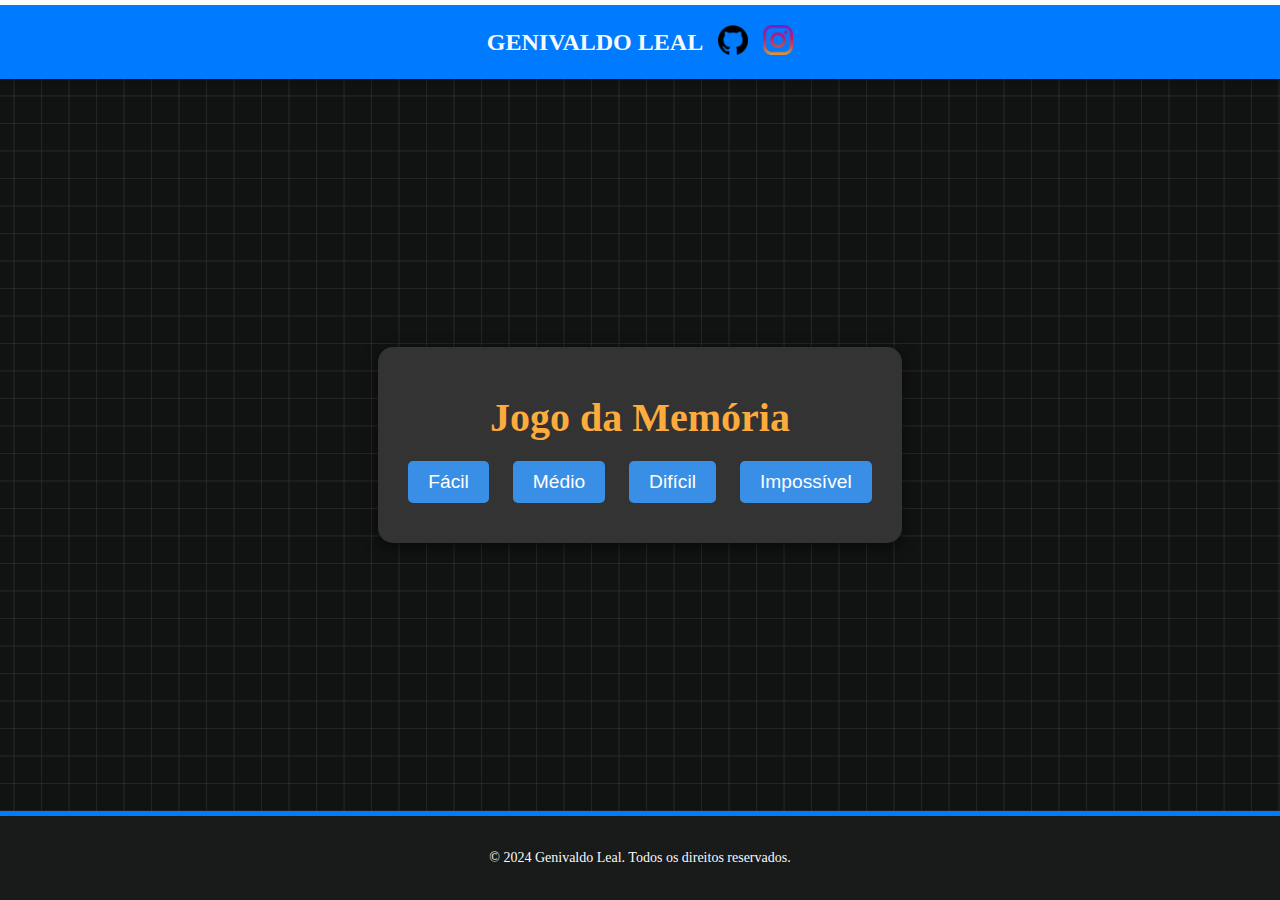
<file: assets/index.html>
<!DOCTYPE html>
<html lang="pt-BR">
<head>
    <meta charset="UTF-8">
    <meta name="viewport" content="width=device-width, initial-scale=1.0">
    <title>Jogo da Memória</title>
    <link rel="stylesheet" href="styles.css">
</head>
<body>
    <header class="header">
        <div class="header-content">
            <h1>GENIVALDO LEAL</h1>
            <div class="social-icons">
                <a href="https://github.com/SoFortune" target="_blank">
                    <img src="assets/img/logotipo-do-github.png" alt="GitHub" class="social-icon">
                </a>
                <a href="https://instagram.com/geni_slj" target="_blank">
                    <img src="assets/img/instagram.png" alt="Instagram" class="social-icon">
                </a>
            </div>
        </div>
    </header>
    <div class="overlay">
        <div class="game-container">
            <h1>Jogo da Memória</h1>
            <div class="level-selection">
                <button class="level-button" data-level="easy" title="4x4 - Um jogo básico para iniciantes">Fácil</button>
                <button class="level-button" data-level="medium" title="6x6 - Um desafio moderado">Médio</button>
                <button class="level-button" data-level="hard" title="8x8 - Um grande desafio">Difícil</button>
                <button class="level-button" data-level="insane" title="8x8 - Acertos resetam se você errar!">Impossível</button>
            </div>
            <div class="game-board" id="gameBoard"></div>
        </div>
    </div>
    <footer class="footer">
        <p>© 2024 Genivaldo Leal. Todos os direitos reservados.</p>
    </footer>
    <script src="script.js"></script>
</body>
</html>
</file>
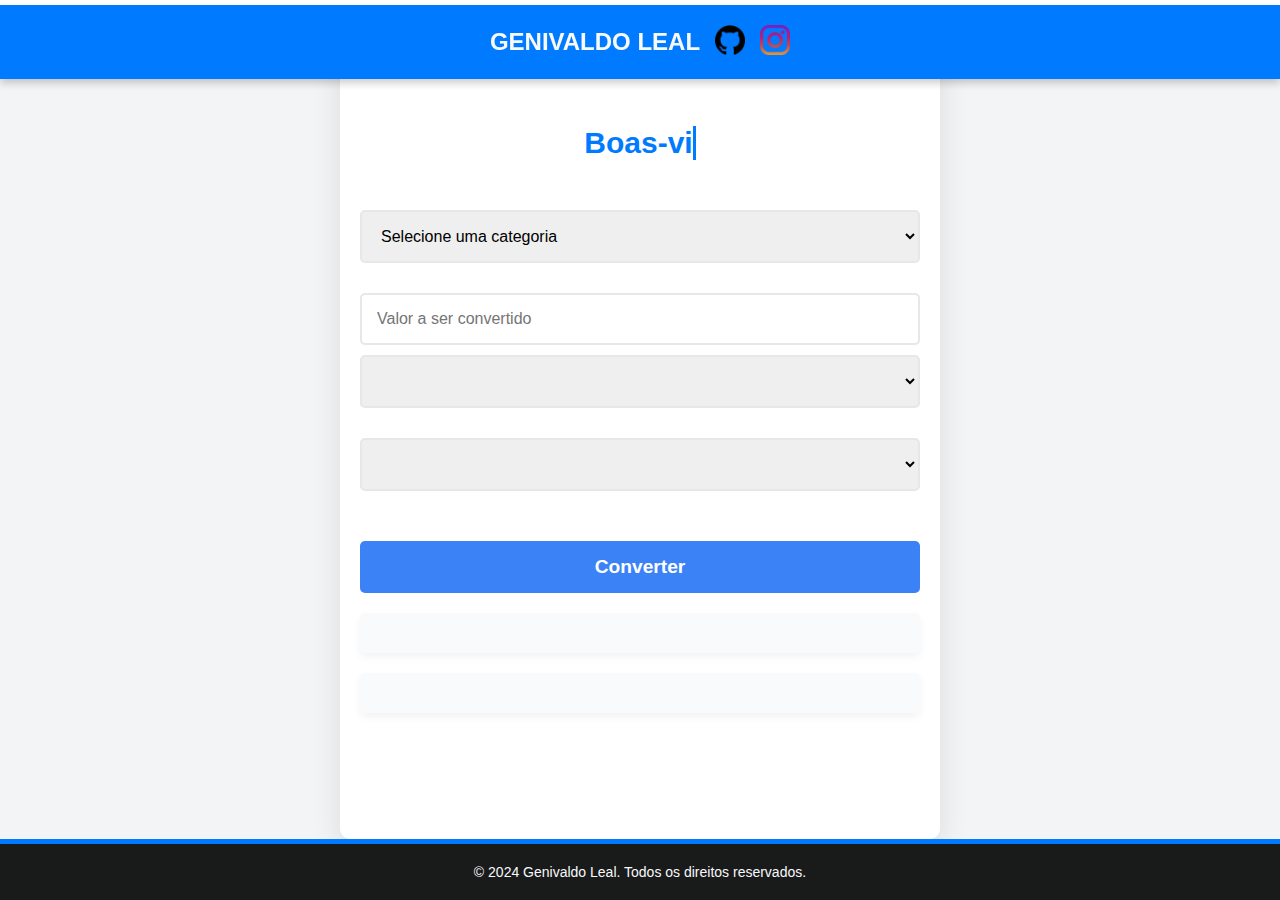
<file: assets/conversor-universal/index.html>
<!DOCTYPE html>
<html lang="pt-BR">
<head>
    <meta charset="UTF-8">
    <meta name="viewport" content="width=device-width, initial-scale=1.0">
    <title>Conversor de Unidades</title>
    <link rel="stylesheet" href="style.css">
</head>
<body>
    <header class="header">
        <div class="header-content">
            <h1>GENIVALDO LEAL</h1>
            <div class="social-icons">
                <a href="https://github.com/SoFortune" target="_blank">
                    <img src="assets/icons/logotipo-do-github.png" alt="GitHub" class="social-icon">
                </a>
                <a href="https://instagram.com/geni_slj" target="_blank">
                    <img src="assets/icons/instagram.png" alt="Instagram" class="social-icon">
                </a>
            </div>
        </div>
    </header>

    <div class="container">
        <h1 id="welcome-text"></h1>

        <div id="conversion-area" class="hidden">
            <div class="input-group">
                <select id="category">
                    <option value="" disabled selected>Selecione uma categoria</option>
                    <option value="length">Medidas de comprimento</option>
                    <option value="capacity">Medidas de capacidade</option>
                    <option value="mass">Medidas de massa</option>
                    <option value="surface">Medidas de superfície</option>
                    <option value="volume">Medidas de volume</option>
                    <option value="time">Medidas de tempo</option>
                    <option value="agricultural">Medidas agrárias</option>
                </select>
            </div>

            <div class="input-group">
                <input type="number" id="input-value" placeholder="Valor a ser convertido">
                <select id="from-unit">
                </select>
            </div>
            
            <div class="input-group">
                <select id="to-unit">
                </select>
            </div>

            <button id="convert-btn">Converter</button>

            <div id="calculation-steps" class="hidden">
                <!-- Passos do cálculo exibidos aqui -->
            </div>

            <div id="conversion-result" class="hidden">
                <!-- Resultado da conversão exibido aqui -->
            </div>
        </div>
    </div>

    <footer class="footer">
      <p>&copy; 2024 Genivaldo Leal. Todos os direitos reservados.</p>
  </footer>
  

    <script src="script.js"></script>
</body>
</html>
</file>
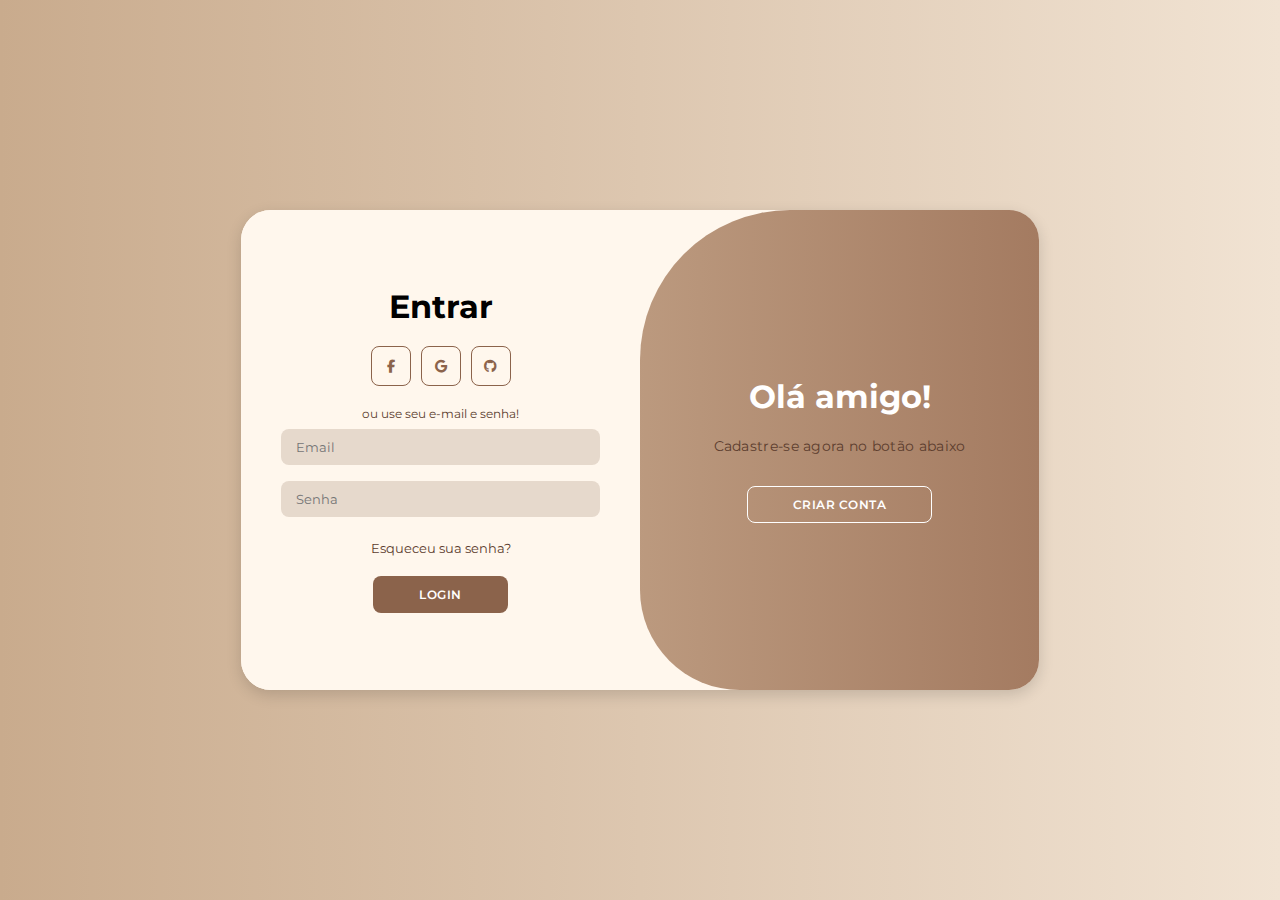
<file: assets/meulogin/index.html>
<!DOCTYPE html>
<html lang="pt-br">
<head>
    <!-- Metadados e links de estilo -->
    <meta charset="UTF-8">
    <meta name="viewport" content="width=device-width, initial-scale=1.0">
    <link rel="stylesheet" href="https://cdnjs.cloudflare.com/ajax/libs/font-awesome/6.5.1/css/all.min.css">
    <link rel="stylesheet" href="style.css">
    <title>Página de login animada</title>
</head>
<body>

    <!-- Formulário de criar conta -->
    <div class="container" id="container">
        <div class="form-container sign-up">
            <form >
                <h1>Criar conta</h1>
                <div class="social-icons">
                    <a href="#" class="social"><i class="fab fa-facebook-f"></i></a>
                    <a href="#" class="social"><i class="fa-brands fa-google"></i></a>
                    <a href="#" class="social"><i class="fa-brands fa-github"></i></a>
                </div>
                <span>ou use seu e-mail para registro</span>
                <input type="text" placeholder="Nome e Sobrenome" />
                <input type="email" placeholder="Email" />
                <input type="password" placeholder="Senha" />
                <button>Login</button>
            </form>
        </div>
        
        <!-- Formulário de criar conta -->
        <div class="form-container sign-in">
            <form>
                <h1>Entrar</h1>
                <div class="social-icons">
                    <a href="#" class="social"><i class="fab fa-facebook-f"></i></a>
                    <a href="#" class="social"><i class="fa-brands fa-google"></i></a>
                    <a href="#" class="social"><i class="fa-brands fa-github"></i></a>
                </div>
                <span>ou use seu e-mail e senha!</span>
                <input type="email" placeholder="Email" />
                <input type="password" placeholder="Senha" />
                <a href="#">Esqueceu sua senha?</a>
                <button>Login</button>
            </form>
        </div>

        <!-- Botões para trocar entre os formulários -->
        <div class="toggle-container">
            <div class="toggle">
                <div class="toggle-panel toggle-left">
                    <h1>Ja tem conta no nosso site?</h1>
                    <p>Aperte o botão abaixo e insira seus dados!</p>
                    <button class="hidden" id="login">Login</button>
                </div>
                <div class="toggle-panel toggle-right">
                    <h1>Olá amigo!</h1>
                    <p>Cadastre-se agora no botão abaixo</p>
                    <button class="hidden" id="register">Criar conta</button>
                </div>
            </div>
        </div>
    </div>

    <script src="script.js"></script>
</body>
</html>
</file>
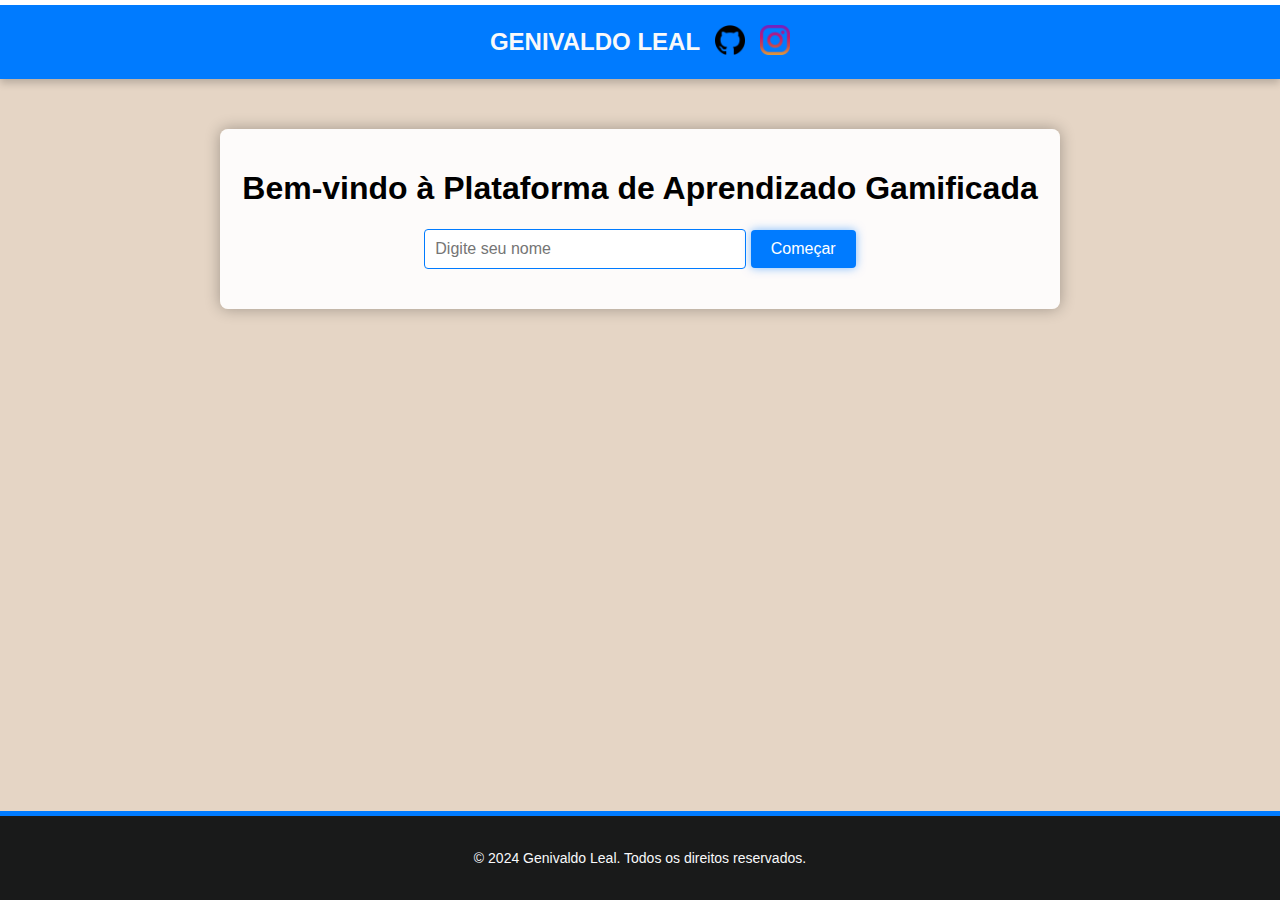
<file: assets/plataforma-de-apredizagem/index.html>
<!DOCTYPE html>
<html lang="en">
<head>
  <meta charset="UTF-8">
  <meta name="viewport" content="width=device-width, initial-scale=1.0">
  <title>Plataforma de Aprendizado Gamificada</title>
  <link rel="stylesheet" href="styles.css">
</head>
<body>
  <header class="header">
    <div class="header-content">
      <h1>GENIVALDO LEAL</h1>
      <div class="social-icons">
        <a href="https://github.com/SoFortune" target="_blank">
          <img src="icons/logotipo-do-github.png" alt="GitHub" class="social-icon">
        </a>
        <a href="https://instagram.com/geni_slj" target="_blank">
          <img src="icons/instagram.png" alt="Instagram" class="social-icon">
        </a>
      </div>
    </div>
  </header>

  <div class="container" id="usernameContainer">
    <h1>Bem-vindo à Plataforma de Aprendizado Gamificada</h1>
    <input type="text" id="usernameInput" placeholder="Digite seu nome" required>
    <button id="startButton">Começar</button>
  </div>

  <div class="container" id="mainContainer" style="display:none;">
    <header>
      <h1>Plataforma de Aprendizado Gamificada</h1>
      <div class="user-info">
        <span id="username">Usuário:</span>
        <span id="points">Pontos: 0</span>
        <span id="level">Nível: 1</span>
      </div>
    </header>

    <main>
      <section class="courses">
        <h2>Cursos</h2>
        <div id="courseList">
          
        </div>
      </section>

      <section class="quizzes">
        <h2>Complete o Quiz para Ganhar Pontos</h2>
        <div class="quiz-container" id="quizContainer">
         
        </div>
        <div class="quiz-progress">
          <div class="progress-bar-container">
            <div class="progress-bar" id="progressBar"></div>
          </div>
          <div class="progress-text" id="progressText">0%</div>
        </div>
      </section>
    </main>
  </div>
  <div id="neon-trail"></div>
  <footer class="footer">
    <p>&copy; 2024 Genivaldo Leal. Todos os direitos reservados.</p>
  </footer>
  
  
  <script src="script.js"></script>
</body>
</html>
</file>
<file: assets/styles.css>
/* Estilos gerais do corpo */
body {
  margin: 0;
  padding: 0;
  width: 100%;
  height: 100vh;
  --color: rgba(114, 114, 114, 0.3);
  background-color: #191a1a;
  background-image: linear-gradient(0deg, transparent 24%, var(--color) 25%, var(--color) 26%, transparent 27%, transparent 74%, var(--color) 75%, var(--color) 76%, transparent 77%, transparent),
      linear-gradient(90deg, transparent 24%, var(--color) 25%, var(--color) 26%, transparent 27%, transparent 74%, var(--color) 75%, var(--color) 76%, transparent 77%, transparent);
  background-size: 55px 55px;
  display: flex;
  flex-direction: column;
  justify-content: space-between;
}

.overlay {
  width: 100%;
  height: 100%;
  background-color: rgba(0, 0, 0, 0.3); /* Fundo escuro transparente */
  display: flex;
  justify-content: center;
  align-items: center;
}

.game-container {
  background-color: #333;
  padding: 20px;
  border-radius: 15px;
  text-align: center;
  box-shadow: 0 4px 15px rgba(0, 0, 0, 0.5);
}

h1 {
  margin-bottom: 20px;
  font-size: 2.5rem;
  color: #feab3d;
}

.level-selection {
  margin-bottom: 20px;
}

.level-button {
  background-color: #398fe6;
  color: #fff;
  border: none;
  border-radius: 5px;
  padding: 10px 20px;
  margin: 0 10px;
  cursor: pointer;
  font-size: 1.2rem;
  transition: background-color 0.3s;
}

.level-button:hover {
  background-color: #d58c33;
}

.game-board {
  display: grid;
  justify-content: center;
  gap: 5px; /* Ajusta o espaçamento entre as cartas */
}

.card {
  width: 50px; /* Largura das cartas */
  height: 50px; 
  background-color: #1a1919;
  border-radius: 10px;
  display: flex;
  justify-content: center;
  align-items: center;
  font-size: 2rem; 
  color: transparent;
  cursor: pointer;
  user-select: none;
  transition: background-color 0.3s ease, color 0.3s ease;
}

.card.flipped {
  background-color: #feab3d;
  color: #fff; 
}

.card.flipped .card-inner {
  transform: rotateY(0deg); 
}

.card-inner {
  transform: rotateY(180deg); 
  backface-visibility: hidden; 
}

.card.matched {
  background-color: #4caf50;
  cursor: default;
}

.header {
  background-color: #007bff;
  padding: 20px 0;
  border-top: 5px solid #ffffff; 
  color: white;
  display: flex;
  justify-content: center;
  align-items: center; 
  box-shadow: 0 4px 8px rgba(0, 0, 0, 0.2);
}

.header-content {
  display: flex;
  align-items: center;
  gap: 15px; 
}

.header h1 {
  font-size: 24px;
  margin: 0;
  font-weight: bold;
  color: #f8f9fa;
}

.social-icons {
  display: flex;
  gap: 15px;
}

.social-icon {
  width: 30px;
  height: 30px;
  transition: transform 0.3s ease;
}

.social-icon:hover {
  transform: scale(1.2);
}

/* Estilo do rodapé */
.footer {
  background-color: #191a1a;
  color: #f8f9fa; 
  text-align: center; 
  padding: 20px 0;
  border-top: 5px solid #007bff;
  font-size: 14px;
  width: 100%;
}
</file>
<file: assets/conversor-universal/style.css>
* {
  margin: 0;
  padding: 0;
  box-sizing: border-box;
  font-family: 'Poppins', sans-serif;
}

body {
  background-color: #f3f4f6;
  color: #333;
  display: flex;
  flex-direction: column;
  min-height: 100vh; 
  margin: 0;
  padding: 0;
  font-size: 16px;
}


.header {
  background-color: #007bff;
  padding: 20px 0;
  border-top: 5px solid #ffffff;
  color: white;
  display: flex;
  justify-content: center; 
  align-items: center;
  box-shadow: 0 4px 8px rgba(0, 0, 0, 0.2);
  width: 100%;
  position: fixed;
  top: 0;
  z-index: 1000;
}

.header-content {
  display: flex;
  align-items: center;
  justify-content: center;
  position: relative;
  max-width: 1200px;
}

.header h1 {
  font-size: 24px;
  margin: 0;
  font-weight: bold;
  color: #f8f9fa;
  margin-right: 15px; 
}

.social-icons {
  display: flex;
  gap: 15px;
}

.social-icon {
  width: 30px;
  height: 30px;
  transition: transform 0.3s ease;
}

.social-icon:hover {
  transform: scale(1.2);
}


.header-spacing {
  height: 100px; 
}

.container {
  display: flex;
  flex-direction: column;
  align-items: center;
  justify-content: center;
  width: 600px;
  padding: 40px 20px;
  background-color: #ffffff;
  box-shadow: 0 10px 30px rgba(0, 0, 0, 0.1);
  border-radius: 10px;
  text-align: center;
  margin: auto;
  flex-grow: 1; 
}

#welcome-text {
  font-size: 30px;
  margin-bottom: 30px;
  color: #007bff;
  text-align: center;
  white-space: nowrap;
  overflow: hidden;
  border-right: 3px solid;
  animation: typing 3s steps(40, end), blink 0.75s step-end infinite;
}

#conversion-area {
  margin-top: 20px;
  width: 100%;
  display: flex;
  flex-direction: column;
  align-items: center;
}

.input-group {
  width: 100%;
  margin-bottom: 20px;
  display: flex;
  flex-direction: column;
}

input, select {
  width: 100%;
  padding: 15px;
  margin-bottom: 10px;
  font-size: 1em;
  border-radius: 5px;
  border: 2px solid #e5e7eb;
  transition: border-color 0.3s ease;
}

input:focus, select:focus {
  border-color: #3b82f6;
  outline: none;
}

button {
  padding: 15px 25px;
  background-color: #3b82f6;
  color: white;
  font-size: 1.2em;
  font-weight: 600;
  border: none;
  border-radius: 5px;
  cursor: pointer;
  transition: background-color 0.3s ease;
  width: 100%;
  margin-top: 20px;
}

button:hover {
  background-color: #2563eb;
}

#calculation-steps, #conversion-result {
  width: 100%;
  background-color: #f9fafb;
  padding: 20px;
  border-radius: 5px;
  box-shadow: 0 4px 8px rgba(0, 0, 0, 0.05);
  margin-top: 20px;
}

#calculation-steps p {
  margin-bottom: 10px;
  color: #6b7280;
  font-size: 0.95em;
}

#conversion-result {
  font-size: 1.5em;
  font-weight: 700;
  color: #10b981;
  text-align: center;
}

/* Estilo do rodapé */
.footer {
  background-color: #191a1a;
  color: #f8f9fa;
  text-align: center;
  padding: 20px 0;
  border-top: 5px solid #007bff;
  font-size: 14px;
  width: 100%;
  position: relative;
  bottom: 0;
  margin-top: auto;
  display: flex;
  align-items: center;
  justify-content: center;
}

.footer .toggle-cont {
  position: absolute;
  left: 20px; 
}

.footer p {
  margin-left: auto;
  margin-right: auto;
}
</file>
<file: assets/plataforma-de-apredizagem/styles.css>
body {
  font-family: Arial, sans-serif;
  margin: 0;
  padding: 0;
  width: 100%;
  height: 100vh;
  background-color: #e5d5c5;
  background-size: 55px 55px;
  --color: rgba(114, 114, 114, 0.3);
  overflow-y: auto;
  
}

.container {
  background: rgba(255, 255, 255, 0.9);
  padding: 20px;
  border-radius: 8px;
  box-shadow: 0 0 15px rgba(0, 0, 0, 0.3);
  width: 100%;
  max-width: 800px;
  margin: 20px auto;
  position: relative;
  z-index: 1;
}

header h1 {
  margin: 0;
  color: #000000;
}

.user-info span {
  margin-left: 20px;
  color: #007bff;
}

button {
  padding: 10px;
  background-color: #007bff;
  color: white;
  border: none;
  border-radius: 4px;
  cursor: pointer;
  box-shadow: 0 0 10px rgba(0, 123, 255, 0.5);
  transition: background-color 0.3s ease, box-shadow 0.3s ease;
}

button:hover {
  background-color: #0056b3;
  box-shadow: 0 0 15px rgba(0, 123, 255, 0.8);
}

#usernameContainer {
  text-align: center;
  margin-top: 50px;
}

#usernameInput {
  padding: 10px;
  font-size: 16px;
  margin-bottom: 20px;
  width: 80%;
  max-width: 300px;
  border: 1px solid #007bff;
  border-radius: 4px;
}

#startButton {
  padding: 10px 20px;
  font-size: 16px;
  background-color: #007bff;
  color: white;
  border: none;
  border-radius: 4px;
  cursor: pointer;
  transition: background-color 0.3s ease, box-shadow 0.3s ease;
  box-shadow: 0 0 10px rgba(0, 123, 255, 0.5);
}

#startButton:hover {
  background-color: #0056b3;
  box-shadow: 0 0 15px rgba(0, 123, 255, 0.8);
}

.quiz-container {
  display: flex;
  flex-direction: column;
  gap: 20px;
}

.quiz-question-card {
  background: rgba(255, 255, 255, 0.9);
  padding: 20px;
  border-radius: 8px;
  box-shadow: 0 0 15px rgba(0, 0, 0, 0.3);
  transition: transform 0.3s ease, box-shadow 0.3s ease;
}

.quiz-question-card:hover {
  transform: translateY(-5px);
  box-shadow: 0 0 20px rgba(0, 0, 0, 0.5);
}

.quiz-question p {
  color: #333;
  font-weight: bold;
  font-size: 18px;
  margin-bottom: 10px;
}

.quiz-question label {
  display: block;
  margin-bottom: 10px;
  padding: 10px;
  border-radius: 4px;
  background-color: #f0f0f0;
  transition: background-color 0.3s ease, transform 0.3s ease;
  cursor: pointer;
}

.quiz-question label:hover {
  background-color: #007bff;
  color: white;
  transform: scale(1.05);
}

.quiz-question input[type="radio"] {
  margin-right: 10px;
}

.quiz-progress {
  margin-top: 20px;
  display: flex;
  justify-content: space-between;
  align-items: center;
}

.progress-bar-container {
  background-color: #ddd;
  border-radius: 5px;
  overflow: hidden;
  width: 100%;
  height: 10px;
  margin-right: 10px;
}

.progress-bar {
  background-color: #007bff;
  height: 100%;
  width: 0;
  transition: width 0.3s ease;
}

.progress-text {
  font-weight: bold;
  color: #333;
}


/* Estilo para a resposta correta */
.correct-answer {
  background-color: #28a745 !important;
  color: white;
}

/* Estilo para a resposta errada */
.wrong-answer {
  background-color: #dc3545 !important;
  color: white;
}

.quiz-question label {
  transition: background-color 0.3s ease, color 0.3s ease;
}


html, body {
  height: 100%;
  margin: 0;
  display: flex;
  flex-direction: column;
}


/* Estilo do cabeçalho */
.header {
  background-color: #007bff;
  padding: 20px 0;
  border-top: 5px solid #ffffff; 
  color: white;
  display: flex;
  justify-content: center;
  align-items: center; 
  box-shadow: 0 4px 8px rgba(0, 0, 0, 0.2);
}

.header-content {
  display: flex;
  align-items: center;
  gap: 15px; 
}

.header h1 {
  font-size: 24px;
  margin: 0;
  font-weight: bold;
  color: #f8f9fa;
}

.social-icons {
  display: flex;
  gap: 15px;
}

.social-icon {
  width: 30px;
  height: 30px;
  transition: transform 0.3s ease;
}

.social-icon:hover {
  transform: scale(1.2);
}

/* Estilo do rodapé */
.footer {
  background-color: #191a1a;
  color: #f8f9fa; 
  text-align: center; 
  padding: 20px 0;
  border-top: 5px solid #007bff;
  font-size: 14px;
  width: 100%;
  position: relative;
  bottom: 0;
  margin-top: auto;
}
</file>
<file: assets/meulogin/style.css>
/* Importa a fonte Montserrat do Google */
@import url('https://fonts.googleapis.com/css2?family=Montserrat:ital,wght@0,100..900;1,100..900&display=swap');

/* Reseta tudo e define a fonte */
* {
    margin: 0;
    padding: 0;
    box-sizing: border-box;
    font-family: 'Montserrat', sans-serif;
}

/* Configura o body com um background bonito e centraliza tudo */
body {
    background-color: #e5d5c5; 
    background: linear-gradient(to left, #f1e3d3, #c9ab8d);
    display: flex;
    align-items: center;
    justify-content: center;
    flex-direction: column;
    height: 100vh;
}

/* Configura o container com um fundo branco e border-radius */
.container {
    background-color: #fff7ed; 
    border-radius: 30px;
    box-shadow: 0 5px 15px rgba(0, 0, 0, 0.15);
    position: relative;
    overflow: hidden;
    width: 798px;
    max-width: 100%;
    min-height: 480px;
}

.container p {
    font-size: 14px;
    line-height: 20px;
    letter-spacing: 0.3px;
    margin: 20px 0;
    color: #5c3d2e; 
}

.container span {
    font-size: 12px;
    color: #5c3d2e; 
}

.container a {
    color: #5c3d2e; 
    font-size: 13px;
    text-decoration: none;
    margin: 15px 0 10px;
}

.container button {
    background-color: #8b634b; 
    color: #fff;
    font-size: 12px;
    padding: 10px 45px;
    border: 1px solid transparent;
    border-radius: 8px;
    font-weight: 600;
    letter-spacing: 0.5px;
    text-transform: uppercase;
    margin-top: 10px;
    cursor: pointer;
}

.container button.hidden {
    background-color: transparent;
    border-color: #fff;
}

.container form {
    background-color: #fff7ed; 
    display: flex;
    align-items: center;
    justify-content: center;
    flex-direction: column;
    padding: 0 40px;
    height: 100%;
}

.container input {
    background-color: #e6d9cc; 
    border: none;
    margin: 8px 0;
    padding: 10px 15px;
    font-size: 13px;
    border-radius: 8px;
    width: 100%;
    outline: none;
}

.form-container {
    position: absolute;
    top: 0;
    height: 100%;
    transition: all 0.6s ease-in-out;
}

.sign-in {
    left: 0;
    width: 50%;
    z-index: 2;
}

.container.active .sign-in {
    transform: translateX(100%);
}

.sign-up {
    left: 0;
    width: 50%;
    opacity: 0;
    z-index: 1;
}

.container.active .sign-up {
    transform: translateX(100%);
    opacity: 1;
    z-index: 5;
    animation: move 0.6s;
}


@keyframes move {
    0%, 49.99% {
        opacity: 0;
        z-index: 1;
    }
    50%, 100% {
        opacity: 1;
        z-index: 5;
    }
}

.social-icons {
    margin: 20px 0;
}

.social-icons a {
    border: 1px solid #8b634b; 
    border-radius: 20%;
    display: inline-flex;
    justify-content: center;
    align-items: center;
    margin: 0 3px;
    width: 40px;
    height: 40px;
    color: #8b634b; 
}

.toggle-container {
    position: absolute;
    top: 0;
    left: 50%;
    width: 50%;
    height: 100%;
    overflow: hidden;
    transition: all 0.6s ease-in-out;
    border-radius: 150px 0 0 100px;
    z-index: 1000;
}

.container.active .toggle-container {
    transform: translateX(-100%);
    border-radius: 0 150px 100px 0;
}

.toggle {
    background-color: #c9ab8d; 
    height: 100%;
    background: linear-gradient(to right, #d3b89c, #a47b61);
    color: #fff;
    position: relative;
    left: -100%;
    height: 100%;
    width: 200%;
    transform: translateX(0);
    transition: all 0.6s ease-in-out;
}

.container.active .toggle {
    transform: translateX(50%);
}

.toggle-panel {
    position: absolute;
    width: 50%;
    height: 100%;
    display: flex;
    align-items: center;
    justify-content: center;
    flex-direction: column;
    padding: 0 30px;
    text-align: center;
    top: 0;
    transform: translateX(0);
    transition: all 0.6s ease-in-out;
}

.toggle-left {
    transform: translateX(-200%);
}

.container.active .toggle-left {
    transform: translateX(0);
}

.toggle-right {
    right: 0;
    transform: translateX(0);
}

.container.active .toggle-right {
    transform: translateX(200%);
}
</file>
